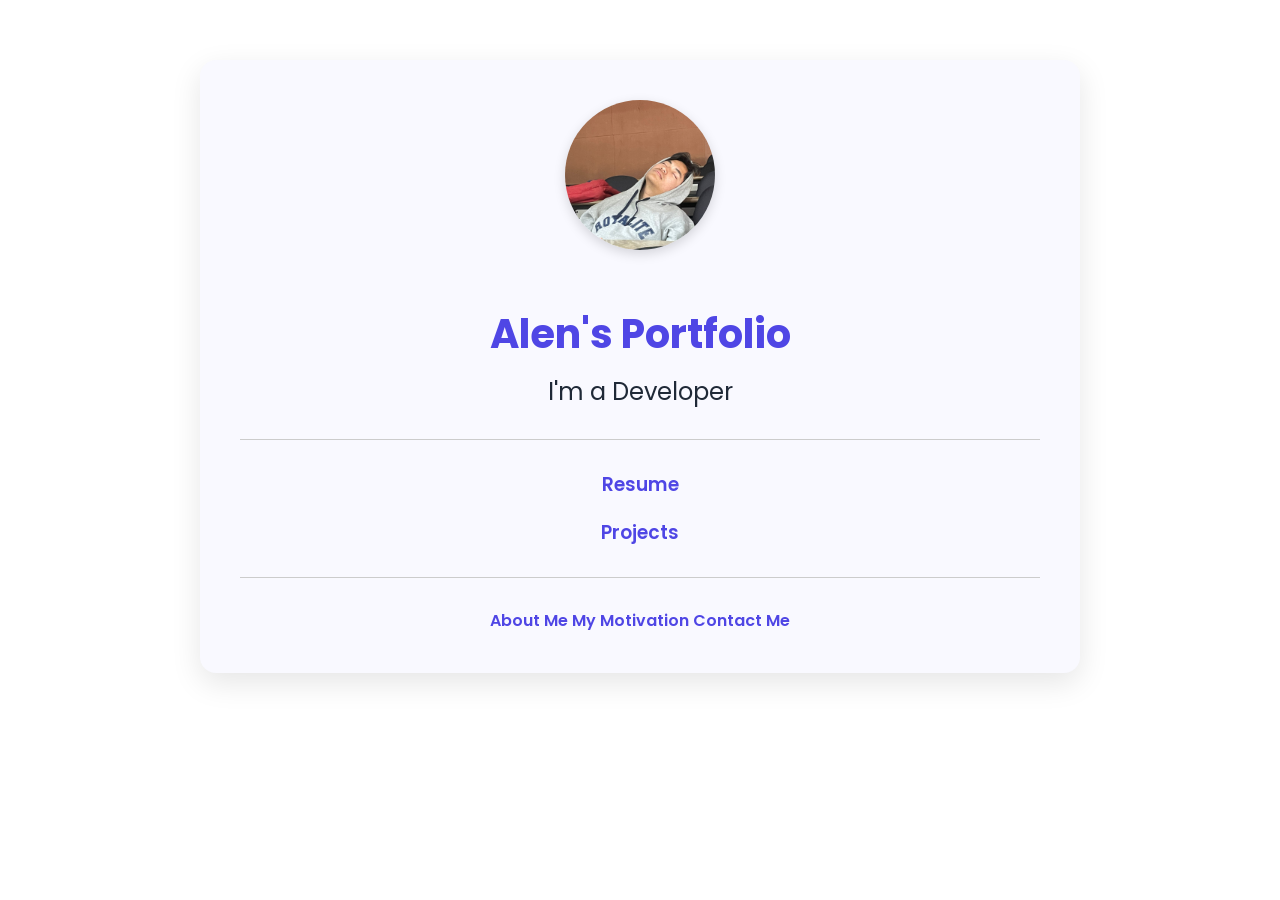
<file: index.html>
<!DOCTYPE html>
<html lang="en">

<head>
  <meta charset="UTF-8">
  <title>Alen's Portfolio</title>
  <link rel="stylesheet" href="./style/style-index.css"/>
</head>

<body>
  <div class="container">  
  <img class="img" src="./asset/alenSleeping.jpg" alt="alen Sleeping"/>
  <h1>Alen's Portfolio</h1>
  <h2>I'm a Developer</h2>
  <hr />
  <h3><a href="./resume/real_resume.html">Resume</a></h3>
  <h3><a href="./public/projects.html">Projects</a></h3>
  <hr />
  <a href="./public/about.html">About Me</a>
  <a href="./motivation/motivation.html">My Motivation</a>
  <a href="./public/contact.html">Contact Me</a>
  </div>
</body>
<script>
  function toggleDarkMode() {
    document.body.classList.toggle('dark');
    localStorage.setItem('darkMode', document.body.classList.contains('dark'));
  }

  // Remember user preference
  window.onload = () => {
    const saved = localStorage.getItem('darkMode');
    if (saved === 'true') document.body.classList.add('dark');
  };
</script>

</html>
</file>
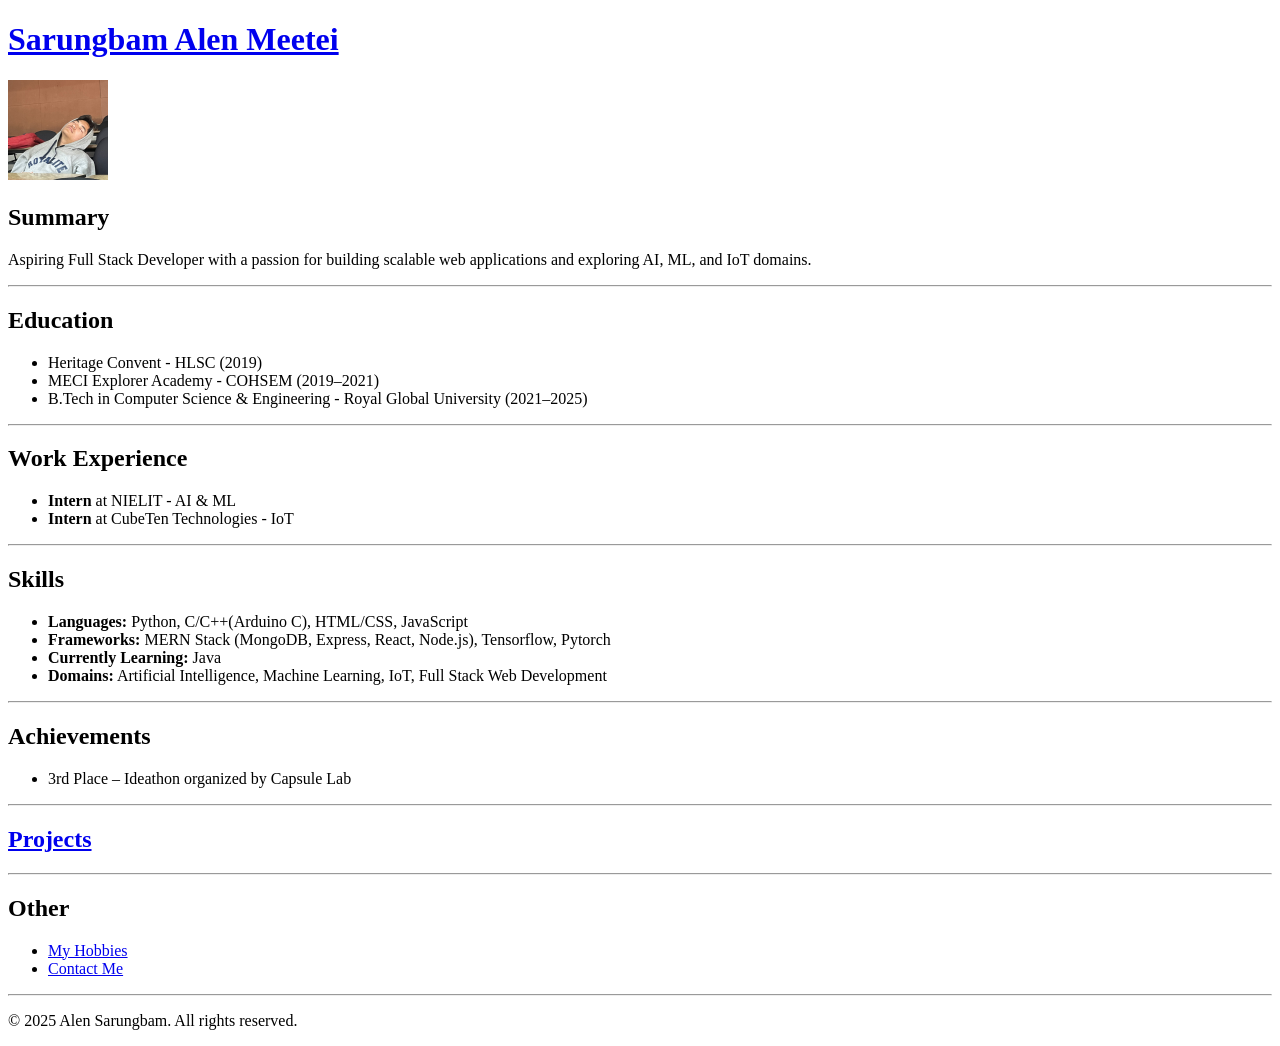
<file: resume/index.html>
<!DOCTYPE html>
<html lang="en">
<head>
    <meta charset="UTF-8">
    <meta name="viewport" content="width=device-width, initial-scale=1.0">
    <title>Alen's Resume</title>
</head>
<body>
    <h1><a href="../asset/Sarungbam_Alen_Meetei_Resume.pdf"> Sarungbam Alen Meetei</a></h1>
    <img src="../asset/alenSleeping.jpg" alt="Alen sleeping on a chair in classroom with his arms folded" height="100">

    <h2>Summary</h2>
    <p>Aspiring Full Stack Developer with a passion for building scalable web applications and exploring AI, ML, and IoT domains.</p>

    <hr>

    <h2>Education</h2>
    <ul>
        <li>Heritage Convent - HLSC (2019)</li>
        <li>MECI Explorer Academy - COHSEM (2019–2021)</li>
        <li>B.Tech in Computer Science & Engineering - Royal Global University (2021–2025)</li>
    </ul>

    <hr>

    <h2>Work Experience</h2>
    <ul>
        <li><strong>Intern</strong> at NIELIT - AI & ML </li>
        <li><strong>Intern</strong> at CubeTen Technologies - IoT</li>
    </ul>

    <hr>

    <h2>Skills</h2>
    <ul>
        <li><strong>Languages:</strong> Python, C/C++(Arduino C), HTML/CSS, JavaScript</li>
        <li><strong>Frameworks:</strong> MERN Stack (MongoDB, Express, React, Node.js), Tensorflow, Pytorch</li>
        <li><strong>Currently Learning:</strong> Java</li>
        <li><strong>Domains:</strong> Artificial Intelligence, Machine Learning, IoT, Full Stack Web Development</li>
    </ul>

    <hr>

    <h2>Achievements</h2>
    <ul>
        <li>3rd Place – Ideathon organized by Capsule Lab</li>
    </ul>

    <hr>

    <h2><a href="../public/projects.html">Projects</a></h2>

    <hr>
    <h2>Other</h2>
    <ul>
        <li><a href="../public/Hobbies.html">My Hobbies</a></li>
        <li><a href="../public/contact.html">Contact Me</a></li>
    </ul>

    <hr>

    <footer>
        <p>© 2025 Alen Sarungbam. All rights reserved.</p>
    </footer>
</body>
</html>
</file>
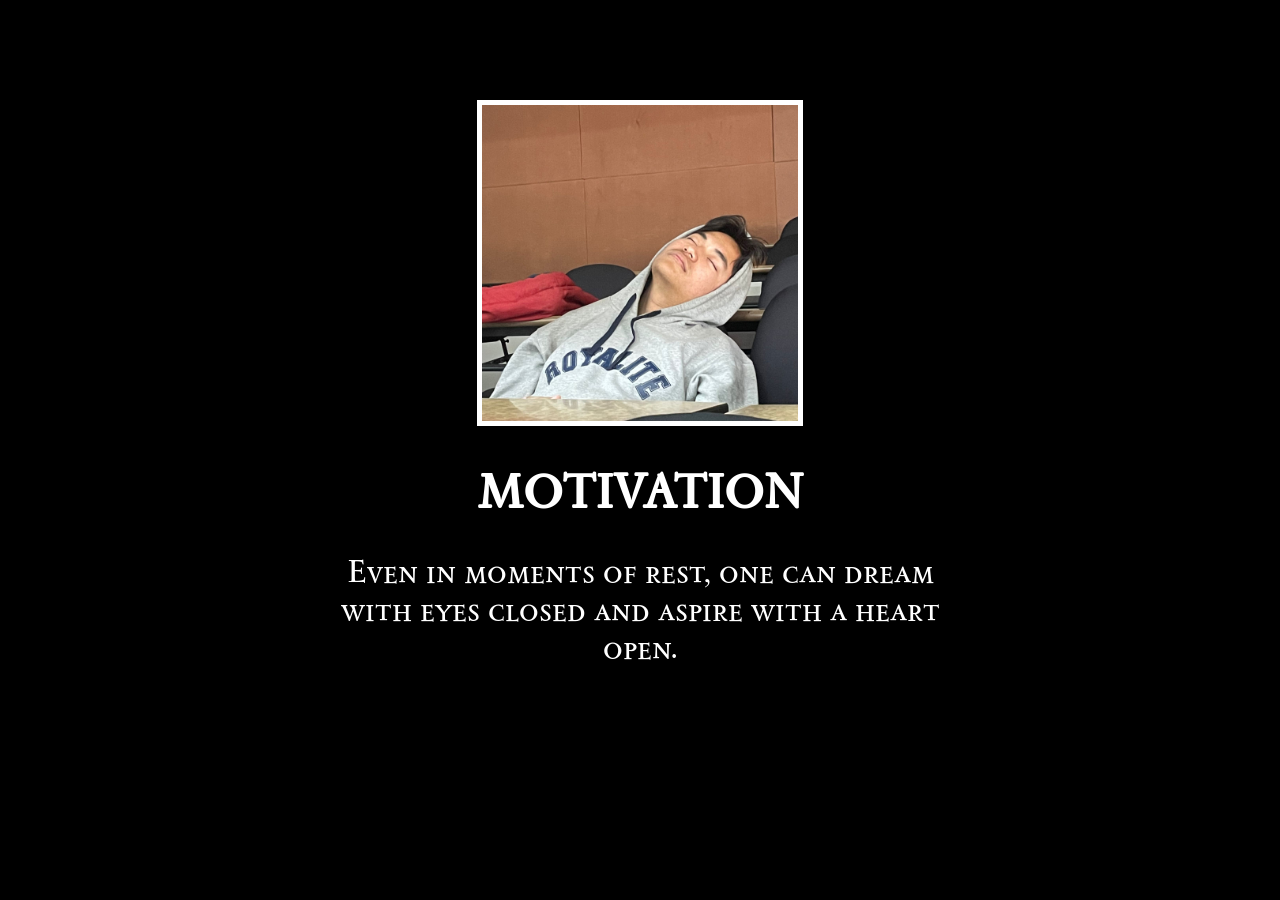
<file: motivation/motivation.html>
<!DOCTYPE html>
<html lang="en">
<head>
  <meta charset="UTF-8">
  <meta name="viewport" content="width=device-width, initial-scale=1.0">
  <title>Document</title>
  <link rel="stylesheet" href="../style/style-motivation.css">
  <link rel="preconnect" href="https://fonts.googleapis.com">
<link rel="preconnect" href="https://fonts.gstatic.com" crossorigin>
<link href="https://fonts.googleapis.com/css2?family=Caveat:wght@400..700&family=Sedan+SC&display=swap" rel="stylesheet">
</head>
<body>
  <div class="poster">
  <img class="motivation-img" src="../asset/alenSleeping.jpg" alt="alen Sleeping"/>
  <h1>motivation</h1>
  <p>
    Even in moments of rest, one can dream with eyes closed and aspire with a heart open.
  </p>
</div>
</body>
</html>
</file>
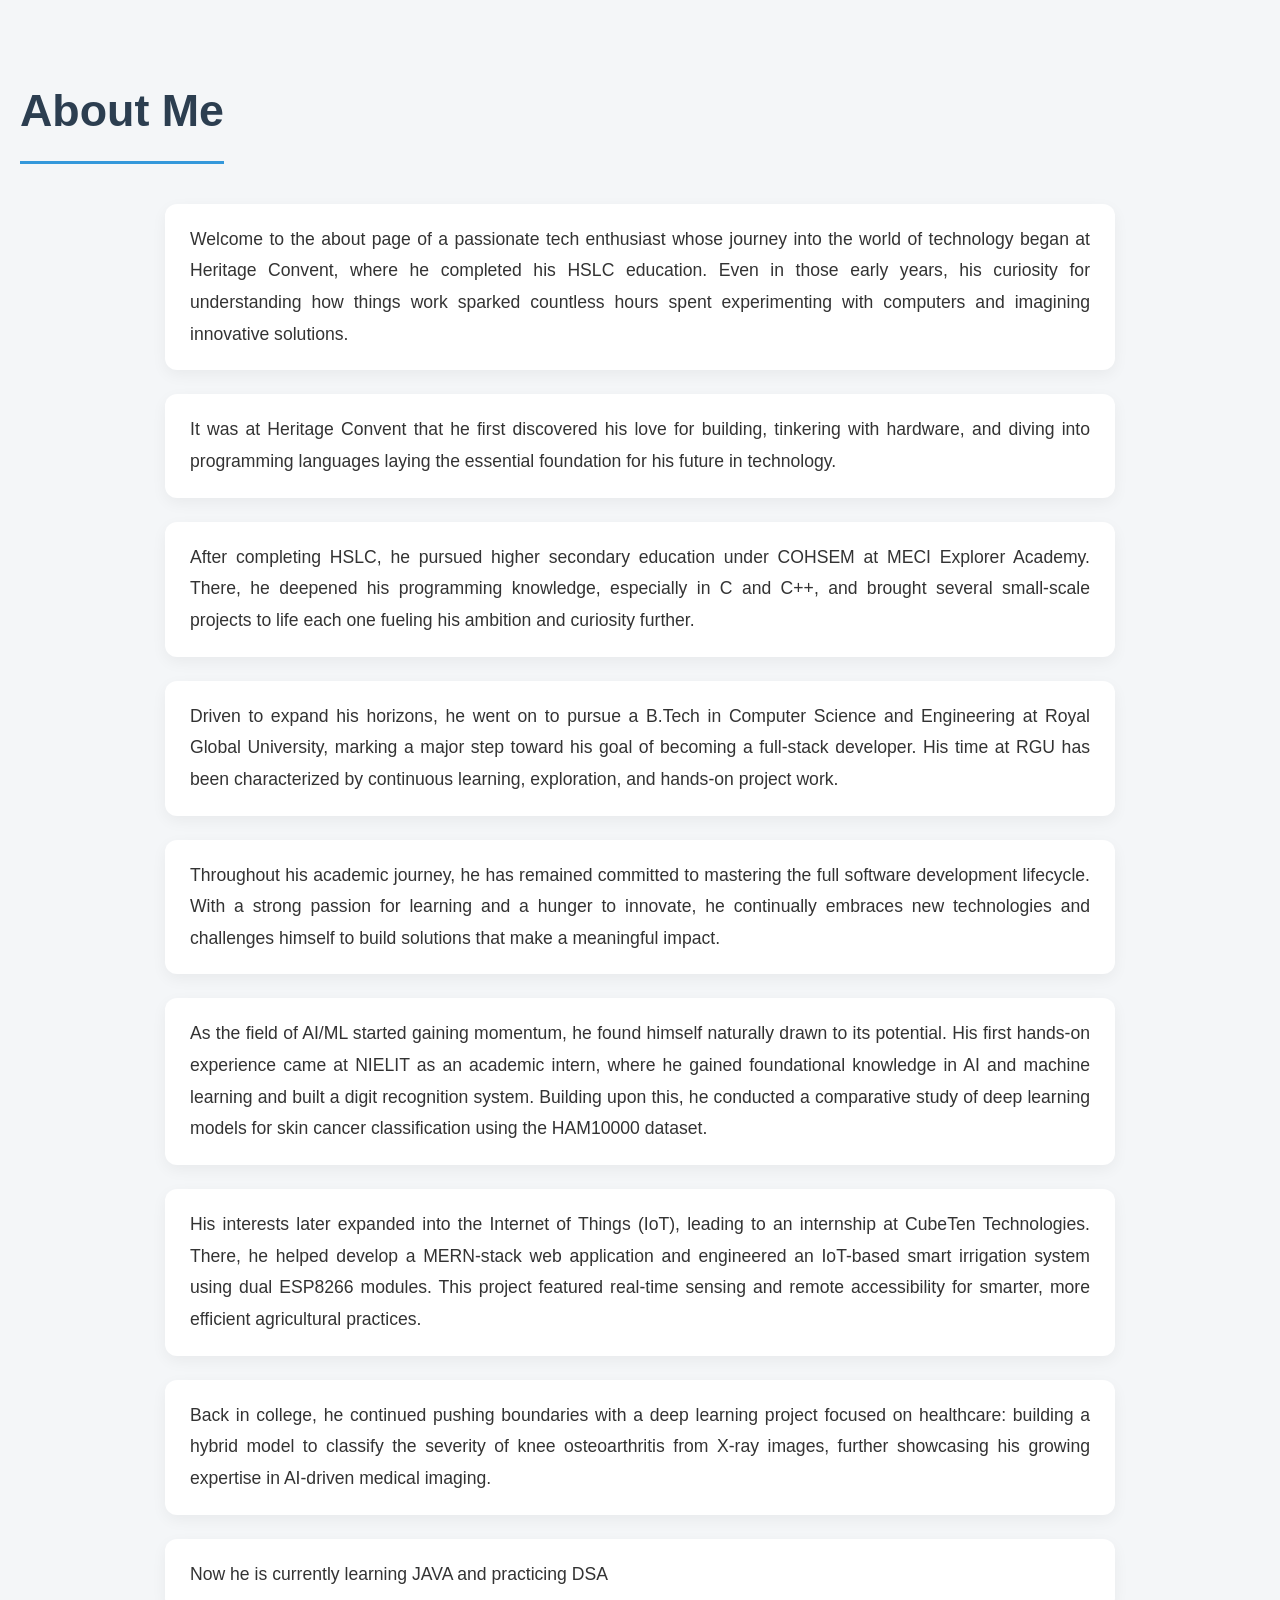
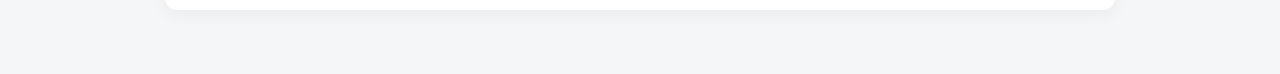
<file: public/about.html>
<!DOCTYPE html>
<html lang="en">
<head>
  <meta charset="UTF-8">
  <title>About Me</title>
  <link rel="stylesheet" href="../style/style-about.css"> <!-- or style/style-about.css -->
</head>
<body>
  <div class="container">
   <h1>About Me</h1>

      <p>Welcome to the about page of a passionate tech enthusiast whose journey into the world of technology began at Heritage Convent, 
      where he completed his HSLC education. Even in those early years, his curiosity for understanding how things work sparked countless 
      hours spent experimenting with computers and imagining innovative solutions.</p>

      <p>It was at Heritage Convent that he first discovered his love for building, tinkering with hardware, and diving into programming languages
      laying the essential foundation for his future in technology.</p>

      <p>After completing HSLC, he pursued higher secondary education under COHSEM at MECI Explorer Academy. There, he deepened his programming knowledge, 
      especially in C and C++, and brought several small-scale projects to life each one fueling his ambition and curiosity further.</p>

      <p>Driven to expand his horizons, he went on to pursue a B.Tech in Computer Science and Engineering at Royal Global University, marking a major step 
      toward his goal of becoming a full-stack developer. His time at RGU has been characterized by continuous learning, exploration, and hands-on project work.</p>

      <p>Throughout his academic journey, he has remained committed to mastering the full software development lifecycle. With a strong passion for learning and 
      a hunger to innovate, he continually embraces new technologies and challenges himself to build solutions that make a meaningful impact.</p>

      <p>As the field of AI/ML started gaining momentum, he found himself naturally drawn to its potential. His first hands-on experience came at NIELIT
      as an academic intern, where he gained foundational knowledge in AI and machine learning and built a digit recognition system. Building upon this, he conducted 
      a comparative study of deep learning models for skin cancer classification using the HAM10000 dataset.</p>

      <p>His interests later expanded into the Internet of Things (IoT), leading to an internship at CubeTen Technologies. There, he helped develop a 
      MERN-stack web application and engineered an IoT-based smart irrigation system using dual ESP8266 modules. This project featured real-time 
      sensing and remote accessibility for smarter, more efficient agricultural practices.</p>

      <p>Back in college, he continued pushing boundaries with a deep learning project focused on healthcare: building a hybrid model to classify 
      the severity of knee osteoarthritis from X-ray images, further showcasing his growing expertise in AI-driven medical imaging.</p>

      <p>Now he is currently learning JAVA and practicing DSA</p>
  </div>
</body>
</html>
</file>
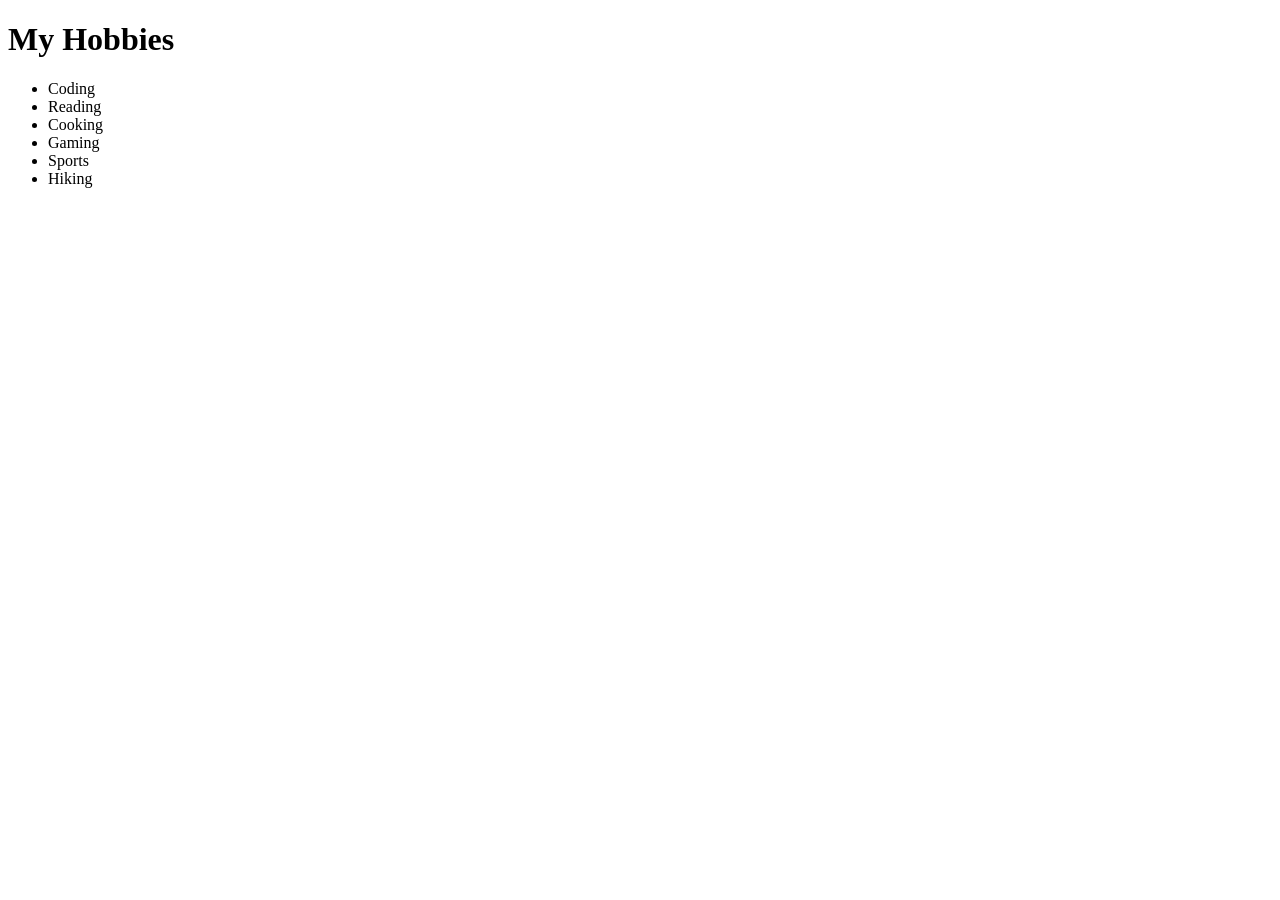
<file: public/Hobbies.html>
<!DOCTYPE html>
<html lang="en">
<head>
    <meta charset="UTF-8">
    <meta name="viewport" content="width=device-width, initial-scale=1.0">
    <title>My Hobbies</title>
</head>
<body>
    <h1>My Hobbies</h1>
    <ul>
        <li>Coding</li>
        <li>Reading</li>
        <li>Cooking</li>
        <li>Gaming</li>
        <li>Sports</li>
        <li>Hiking</li>
    </ul>
</body>
</html>
</file>
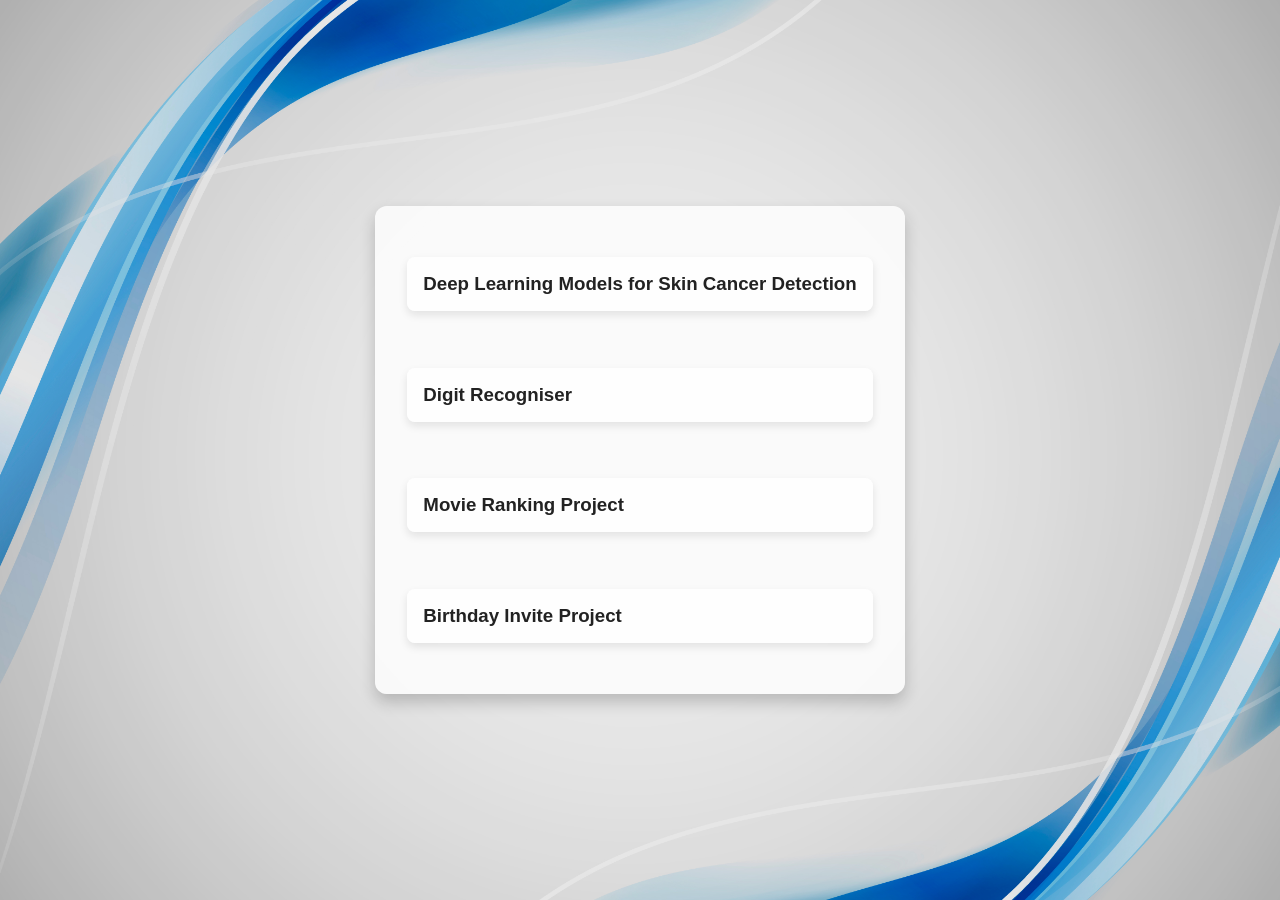
<file: public/projects.html>
<!DOCTYPE html>
<html lang="en">
<head>
  <meta charset="UTF-8" />
  <meta name="viewport" content="width=device-width, initial-scale=1.0"/>
  <title>Projects</title>
  <link rel="stylesheet" href="../style/style-projects.css"/>
</head>
<body>
    <div class="wrapper">
    <div class="projects">
        <h3><a href="https://github.com/alen20780/DLmodelsAnalysisForSkinCancer">Deep Learning Models for Skin Cancer Detection</a></h3>
        <h3><a href="https://github.com/alen20780/Digit-Recogniser">Digit Recogniser</a></h3>
        <h3><a href="./movie-ranking.html">Movie Ranking Project</a></h3>
        <h3><a href="./birthday-invite.html">Birthday Invite Project</a></h3>
    </div>
    </div>
</body>
</html>
</file>
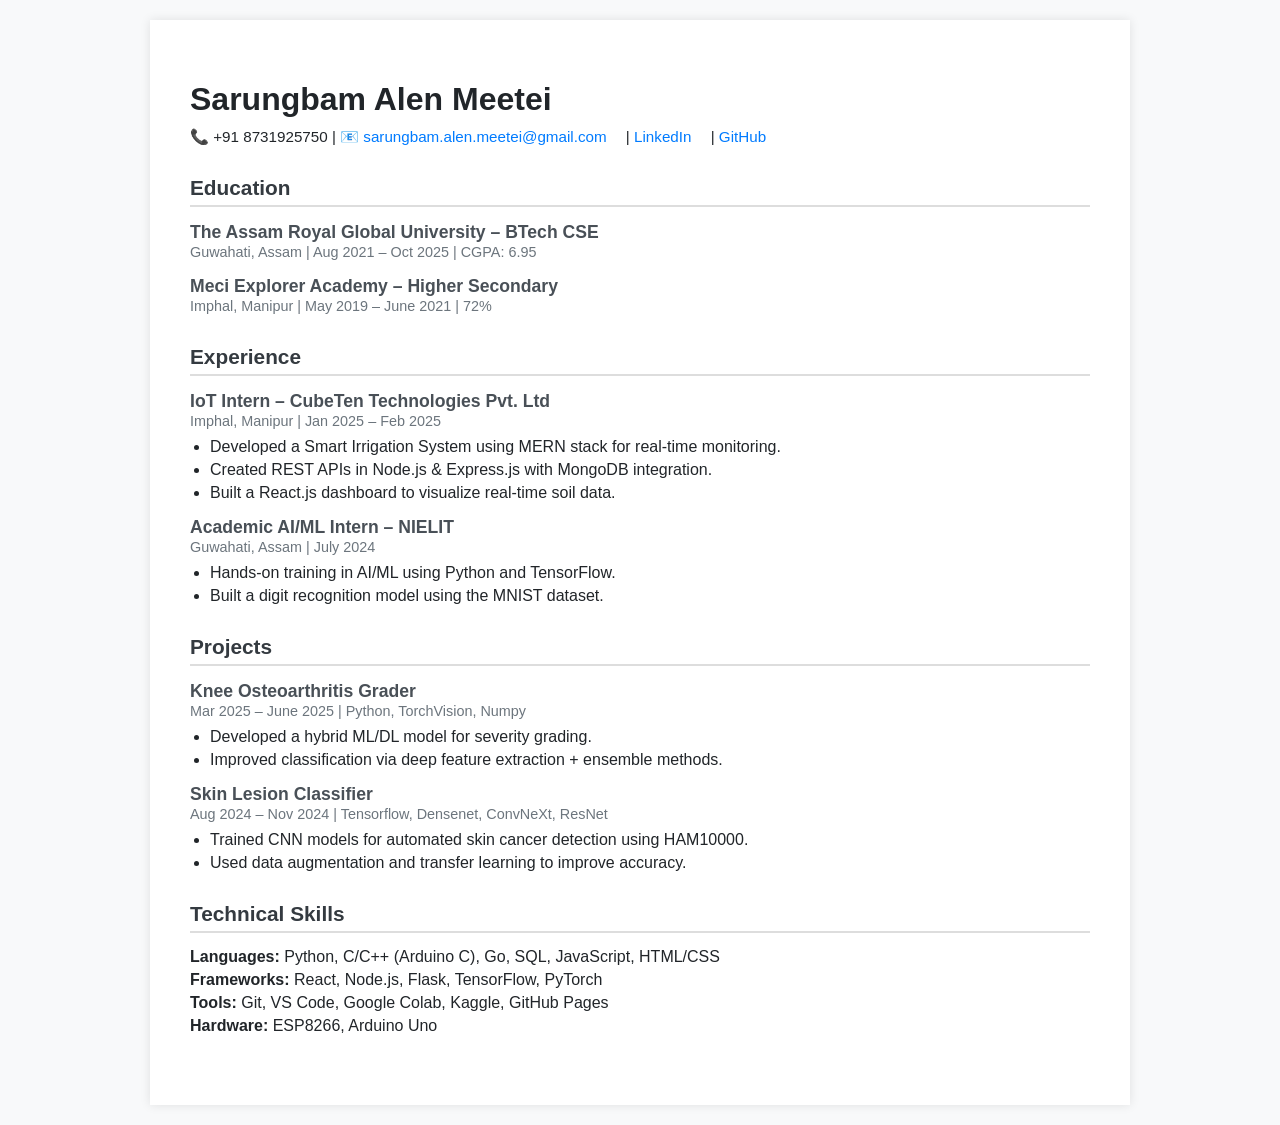
<file: resume/real_resume.html>
<!DOCTYPE html>
<html lang="en">
<head>
  <meta charset="UTF-8" />
  <meta name="viewport" content="width=device-width, initial-scale=1.0"/>
  <title>Sarungbam Alen Meetei - Resume</title>
  <style>
    body {
      font-family: 'Segoe UI', Tahoma, Geneva, Verdana, sans-serif;
      margin: 0;
      padding: 20px;
      background: #f8f9fa;
      color: #212529;
    }
    .container {
      max-width: 900px;
      margin: auto;
      background: #fff;
      padding: 40px;
      box-shadow: 0 0 10px rgba(0,0,0,0.1);
    }
    h1 {
      font-size: 2rem;
      margin-bottom: 0;
    }
    .contact {
      margin: 10px 0 30px;
      font-size: 0.95rem;
    }
    .contact a {
      margin-right: 15px;
      color: #007bff;
      text-decoration: none;
    }
    .section {
      margin-bottom: 30px;
    }
    .section h2 {
      border-bottom: 2px solid #ddd;
      padding-bottom: 5px;
      margin-bottom: 15px;
      font-size: 1.3rem;
      color: #343a40;
    }
    .item {
      margin-bottom: 15px;
    }
    .item h3 {
      margin: 0;
      font-size: 1.1rem;
      color: #495057;
    }
    .item span {
      font-size: 0.9rem;
      color: #6c757d;
    }
    ul {
      margin: 8px 0 0 20px;
      padding: 0;
    }
    li {
      margin-bottom: 5px;
    }
    .skills p {
      margin: 5px 0;
    }
    @media(max-width: 600px) {
      .container {
        padding: 20px;
      }
    }
  </style>
</head>
<body>
  <div class="container">
    <h1>Sarungbam Alen Meetei</h1>
    <div class="contact">
      <span>📞 +91 8731925750</span> |
      <a href="mailto:sarungbam.alen.meetei@gmail.com">📧 sarungbam.alen.meetei@gmail.com</a> |
      <a href="https://linkedin.com/in/sarungbam-alen-meetei" target="_blank">LinkedIn</a> |
      <a href="https://github.com/alen20780" target="_blank">GitHub</a>
    </div>

    <div class="section">
      <h2>Education</h2>
      <div class="item">
        <h3>The Assam Royal Global University – BTech CSE</h3>
        <span>Guwahati, Assam | Aug 2021 – Oct 2025 | CGPA: 6.95</span>
      </div>
      <div class="item">
        <h3>Meci Explorer Academy – Higher Secondary</h3>
        <span>Imphal, Manipur | May 2019 – June 2021 | 72%</span>
      </div>
    </div>

    <div class="section">
      <h2>Experience</h2>
      <div class="item">
        <h3>IoT Intern – CubeTen Technologies Pvt. Ltd</h3>
        <span>Imphal, Manipur | Jan 2025 – Feb 2025</span>
        <ul>
          <li>Developed a Smart Irrigation System using MERN stack for real-time monitoring.</li>
          <li>Created REST APIs in Node.js & Express.js with MongoDB integration.</li>
          <li>Built a React.js dashboard to visualize real-time soil data.</li>
        </ul>
      </div>
      <div class="item">
        <h3>Academic AI/ML Intern – NIELIT</h3>
        <span>Guwahati, Assam | July 2024</span>
        <ul>
          <li>Hands-on training in AI/ML using Python and TensorFlow.</li>
          <li>Built a digit recognition model using the MNIST dataset.</li>
        </ul>
      </div>
    </div>

    <div class="section">
      <h2>Projects</h2>
      <div class="item">
        <h3>Knee Osteoarthritis Grader</h3>
        <span>Mar 2025 – June 2025 | Python, TorchVision, Numpy</span>
        <ul>
          <li>Developed a hybrid ML/DL model for severity grading.</li>
          <li>Improved classification via deep feature extraction + ensemble methods.</li>
        </ul>
      </div>
      <div class="item">
        <h3>Skin Lesion Classifier</h3>
        <span>Aug 2024 – Nov 2024 | Tensorflow, Densenet, ConvNeXt, ResNet</span>
        <ul>
          <li>Trained CNN models for automated skin cancer detection using HAM10000.</li>
          <li>Used data augmentation and transfer learning to improve accuracy.</li>
        </ul>
      </div>
    </div>

    <div class="section skills">
      <h2>Technical Skills</h2>
      <p><strong>Languages:</strong> Python, C/C++ (Arduino C), Go, SQL, JavaScript, HTML/CSS</p>
      <p><strong>Frameworks:</strong> React, Node.js, Flask, TensorFlow, PyTorch</p>
      <p><strong>Tools:</strong> Git, VS Code, Google Colab, Kaggle, GitHub Pages</p>
      <p><strong>Hardware:</strong> ESP8266, Arduino Uno</p>
    </div>
  </div>
</body>
</html>
</file>
<file: style/style-index.css>
@import url('https://fonts.googleapis.com/css2?family=Poppins:wght@400;600&display=swap');

:root {
  --bg: #ffffff;
  --text: #1f2937;
  --accent: #4f46e5;
  --accent-dark: #1e3a8a;
  --card-bg: #f9f9ff;
}

body.dark {
  --bg: #0f172a;
  --text: #f1f5f9;
  --accent: #60a5fa;
  --accent-dark: #3b82f6;
  --card-bg: #1e293b;
}

body {
  font-family: 'Poppins', sans-serif;
  background-color: var(--bg);
  color: var(--text);
  margin: 0;
  padding: 0;
  transition: all 0.3s ease-in-out;
}

.container {
  max-width: 800px;
  margin: 60px auto;
  padding: 40px;
  background-color: var(--card-bg);
  border-radius: 16px;
  box-shadow: 0 10px 30px rgba(0, 0, 0, 0.1);
  text-align: center;
  animation: fadeIn 1s ease-in-out;
}

.img {
  height: 150px;
  width: 150px;
  border-radius: 50%;
  object-fit: cover;
  margin-bottom: 20px;
  box-shadow: 0 4px 12px rgba(0, 0, 0, 0.15);
  animation: float 3s ease-in-out infinite;
}

h1 {
  color: var(--accent);
  font-size: 2.5rem;
  margin-bottom: 10px;
}

h2 {
  font-weight: 400;
  margin-top: 0;
}

hr {
  border: none;
  height: 1px;
  background-color: #ccc;
  margin: 30px 0;
}

a {
  color: var(--accent);
  text-decoration: none;
  font-weight: 600;
  transition: color 0.3s ease;
}

a:hover {
  color: var(--accent-dark);
  text-decoration: underline;
}

.toggle-btn {
  position: fixed;
  top: 20px;
  right: 20px;
  background: var(--accent);
  color: white;
  border: none;
  padding: 10px 16px;
  border-radius: 8px;
  cursor: pointer;
  font-weight: bold;
  box-shadow: 0 6px 16px rgba(0, 0, 0, 0.2);
  transition: background 0.3s ease;
}

.toggle-btn:hover {
  background: var(--accent-dark);
}

@keyframes fadeIn {
  from {
    opacity: 0;
    transform: translateY(40px);
  }
  to {
    opacity: 1;
    transform: translateY(0);
  }
}

@keyframes float {
  0%, 100% {
    transform: translateY(0px);
  }
  50% {
    transform: translateY(-10px);
  }
}

@media (max-width: 600px) {
  .container {
    padding: 20px;
  }

  .img {
    height: 120px;
    width: 120px;
  }

  h1 {
    font-size: 2rem;
  }
}
</file>
<file: style/style-motivation.css>
body {
    background-color: black;
  }
  .poster h1 {
    text-transform: uppercase;
    font-size: 3rem;
  }
  .poster p {
    font-size: 2rem;
  }
  .poster {
    width: 50%;
    margin-left: 25%;
    margin-top: 100px;
    color: white;
    font-family: "Sedan SC", serif;
    text-align: center;
  }
  
  .motivation-img {
    border: 5px solid white;
    width: 50%;
  }
</file>
<file: style/style-about.css>
body {
  font-family: 'Segoe UI', Tahoma, Geneva, Verdana, sans-serif;
  background-color: #f4f6f8;
  color: #333;
  margin: 0;
  padding: 40px 20px;
  line-height: 1.8;
}

h1 {
  text-align: center;
  color: #2c3e50;
  font-size: 2.8rem;
  margin-bottom: 40px;
  border-bottom: 3px solid #3498db;
  display: inline-block;
  padding-bottom: 10px;
}

p {
  max-width: 900px;
  margin: 0 auto 24px auto;
  font-size: 1.1rem;
  text-align: justify;
  background-color: #ffffff;
  padding: 20px 25px;
  border-radius: 12px;
  box-shadow: 0 5px 15px rgba(0, 0, 0, 0.05);
  transition: transform 0.3s ease;
}

p:hover {
  transform: scale(1.01);
}
</file>
<file: style/style-projects.css>
/* General reset & full-page styling */
body {
  margin: 0;
  padding: 0;
  font-family: sans-serif;
  min-height: 100vh;
  background-image: url('../asset/curvy.jpg');
  background-size: cover;
  background-position: center;
  background-repeat: no-repeat;
  backdrop-filter: brightness(0.9);
  display: flex;
  justify-content: center;
  align-items: center;
}

/* Flex wrapper to center everything */
.wrapper {
  display: flex;
  justify-content: center;
  align-items: center;
  padding: 2rem;
  background-color: rgba(255, 255, 255, 0.8); /* slight white overlay for readability */
  border-radius: 12px;
  box-shadow: 0 8px 16px rgba(0,0,0,0.2);
}

/* Projects list */
.projects {
  display: flex;
  flex-direction: column;
  gap: 1.2rem;
}

.projects h3 a {
  text-decoration: none;
  background: #ffffffcc;
  padding: 1rem;
  display: block;
  border-radius: 8px;
  color: #222;
  font-weight: bold;
  box-shadow: 0 4px 8px rgba(0,0,0,0.1);
  transition: 0.3s;
}

.projects h3 a:hover {
  background: #f0f0f0;
}
</file>
